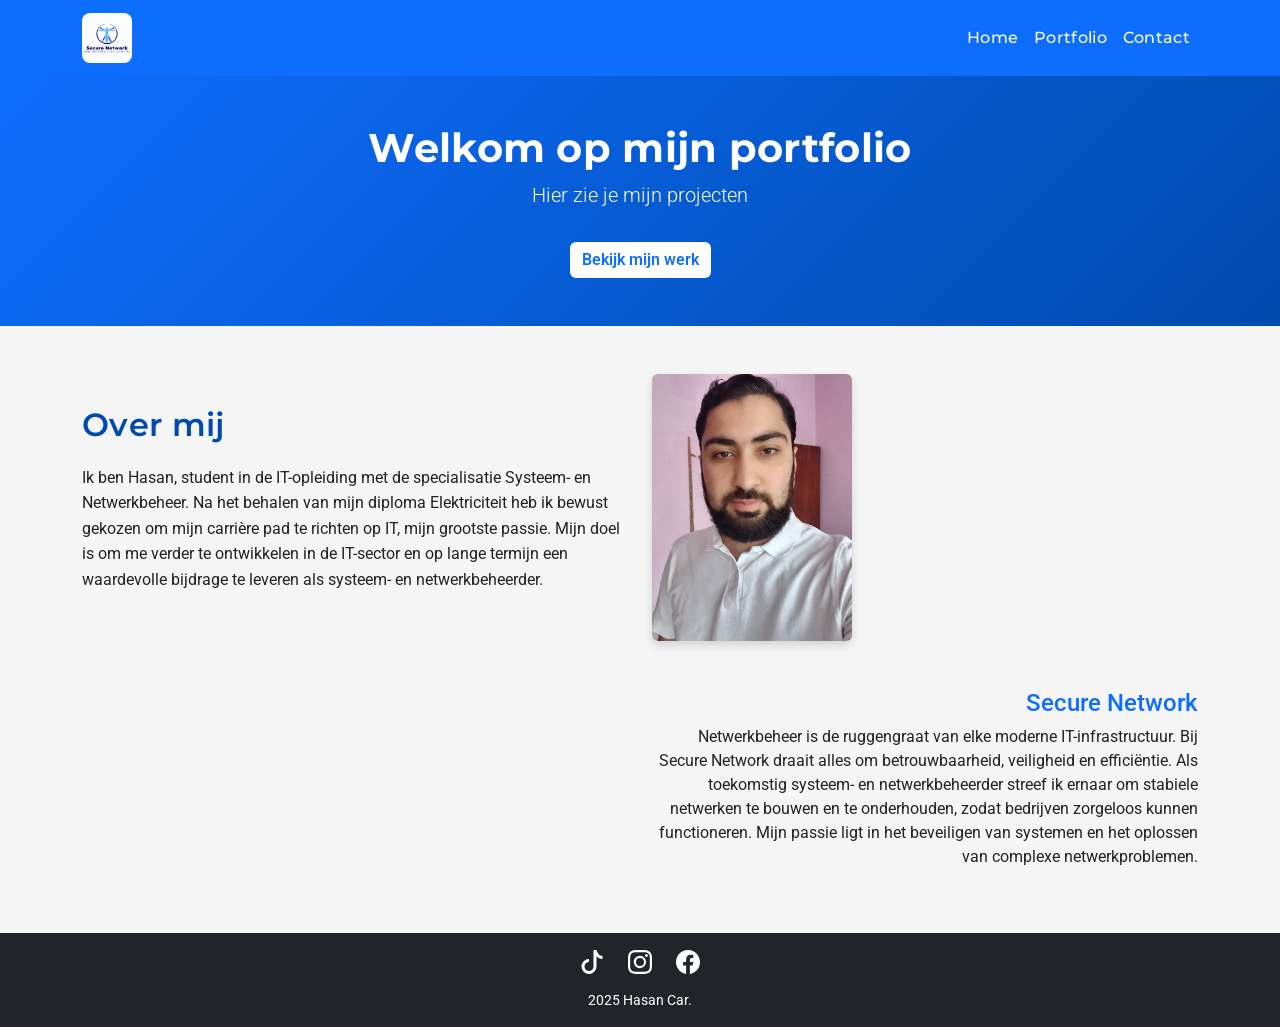
<file: index.html>
<!DOCTYPE html>
<html lang="nl-BE">
  <head>
    <meta charset="UTF-8" />
    <meta name="viewport" content="width=device-width, initial-scale=1.0" />
    <title>Home</title>

    <link
      href="https://cdn.jsdelivr.net/npm/bootstrap@5.3.8/dist/css/bootstrap.min.css"
      rel="stylesheet"
    />
    <link
      rel="stylesheet"
      href="https://cdn.jsdelivr.net/npm/bootstrap-icons@1.11.3/font/bootstrap-icons.css"
    />
    <link rel="stylesheet" href="css/style.css" />
    <link rel="stylesheet" href="css/fonts.css">
    <link rel="stylesheet" href="css/reset.css">
  </head>

  <body>
    <nav class="navbar navbar-expand-lg">
      <div class="container">
        <a class="navbar-brand" href="index.html">
          <img src="assets/images/Logo.png" alt="Logo" />
        </a>

        <button
          class="navbar-toggler"
          type="button"
          data-bs-toggle="collapse"
          data-bs-target="#navbarNav"
          aria-controls="navbarNav"
          aria-expanded="false"
          aria-label="Toggle navigation"
        >
          <span class="navbar-toggler-icon"></span>
        </button>

        <div class="collapse navbar-collapse" id="navbarNav">
          <ul class="navbar-nav ms-auto">
            <li class="nav-item">
              <a class="nav-link" href="index.html">Home</a>
            </li>
            <li class="nav-item">
              <a class="nav-link" href="portfolio.html">Portfolio</a>
            </li>
            <li class="nav-item">
              <a class="nav-link" href="contact.html">Contact</a>
            </li>
          </ul>
        </div>
      </div>
    </nav>

    <header class="text-center py-5">
      <h1>Welkom op mijn portfolio</h1>
      <p class="lead">Hier zie je mijn projecten</p>
      <a href="portfolio.html" class="btn btn-primary mt-3">Bekijk mijn werk</a>
    </header>

    <main class="container my-5">
      <section class="row align-items-center">
        <article class="col-md-6">
          <h2>Over mij</h2>
          <p>
            Ik ben Hasan, student in de IT-opleiding met de specialisatie Systeem- en Netwerkbeheer.
            Na het behalen van mijn diploma Elektriciteit heb ik bewust gekozen om mijn carrière pad
            te richten op IT, mijn grootste passie.
            Mijn doel is om me verder te ontwikkelen in de IT-sector en op lange termijn
            een waardevolle bijdrage te leveren als systeem- en netwerkbeheerder.
          </p>
        </article>
        <aside class="col-md-6 text-center">
          <img
            src="assets/images/Hasan Car 1SNB_1Db1.jpg"
            alt="Profielfoto"
            class="img-fluid rounded"
            width="200"
          />
        </aside>
      </section>
    </main>

    <aside class="container mb-5">
      <div class="row justify-content-end">
        <div class="col-md-6 text-end">
          <h4 class="text-primary">Secure Network</h4>
          <p>
            Netwerkbeheer is de ruggengraat van elke moderne IT-infrastructuur. Bij Secure Network draait alles
            om betrouwbaarheid, veiligheid en efficiëntie. Als toekomstig systeem- en netwerkbeheerder streef ik ernaar
            om stabiele netwerken te bouwen en te onderhouden, zodat bedrijven zorgeloos kunnen functioneren.
            Mijn passie ligt in het beveiligen van systemen en het oplossen van complexe netwerkproblemen.
          </p>
        </div>
      </div>
    </aside>
    
<footer class="bg-dark text-center py-3">
  <div class="container">
    <div class="d-flex justify-content-center gap-4">
      <a href="https://www.tiktok.com/@HasanCar" target="_blank" class="text-white">
        <svg xmlns="http://www.w3.org/2000/svg" width="24" height="24"
             fill="currentColor" class="bi bi-tiktok" viewBox="0 0 16 16">
          <path d="M9 0h1.98c.144.715.54 1.617 1.235 2.512C12.895 3.389 
                   13.797 4 15 4v2c-1.753 0-3.07-.814-4-1.829V11a5 5 0 1 
                   1-5-5v2a3 3 0 1 0 3 3z"/>
        </svg>
      </a>

      <a href="https://instagram.com/HasanCar" target="_blank" class="text-white">
        <svg xmlns="http://www.w3.org/2000/svg" width="24" height="24"
             fill="currentColor" class="bi bi-instagram" viewBox="0 0 16 16">
          <path d="M8 0C5.829 0 5.556.01 4.703.048 3.85.088 3.269.222 2.76.42a3.9 
                   3.9 0 0 0-1.417.923A3.9 3.9 0 0 0 .42 2.76C.222 3.268.087 
                   3.85.048 4.7.01 5.555 0 5.827 0 8.001c0 2.172.01 2.444.048 
                   3.297.04.852.174 1.433.372 1.942.205.526.478.972.923 
                   1.417.444.445.89.719 1.416.923.51.198 1.09.333 1.942.372C5.555 
                   15.99 5.827 16 8 16s2.444-.01 3.298-.048c.851-.04 1.434-.174 
                   1.943-.372a3.9 3.9 0 0 0 1.416-.923c.445-.445.718-.891.923-1.417.197-.509.332-1.09.372-1.942C15.99 
                   10.445 16 10.173 16 8s-.01-2.445-.048-3.299c-.04-.851-.175-1.433-.372-1.941a3.9 
                   3.9 0 0 0-.923-1.417A3.9 3.9 0 0 0 13.24.42c-.51-.198-1.092-.333-1.943-.372C10.443.01 
                   10.172 0 7.998 0zm-.717 1.442h.718c2.136 0 2.389.007 
                   3.232.046.78.035 1.204.166 1.486.275.373.145.64.319.92.599s.453.546.598.92c.11.281.24.705.275 
                   1.485.039.843.047 1.096.047 3.231s-.008 2.389-.047 
                   3.232c-.035.78-.166 1.203-.275 1.485a2.5 2.5 0 0 
                   1-.599.919c-.28.28-.546.453-.92.598-.28.11-.704.24-1.485.276-.843.038-1.096.047-3.232.047s-2.39-.009-3.233-.047c-.78-.036-1.203-.166-1.485-.276a2.5 
                   2.5 0 0 1-.92-.598 2.5 2.5 0 0 1-.6-.92c-.109-.281-.24-.705-.275-1.485-.038-.843-.046-1.096-.046-3.233s.008-2.388.046-3.231c.036-.78.166-1.204.276-1.486.145-.373.319-.64.599-.92s.546-.453.92-.598c.282-.11.705-.24 
                   1.485-.276.738-.034 1.024-.044 2.515-.045zm4.988 
                   1.328a.96.96 0 1 0 0 1.92.96.96 0 0 0 0-1.92m-4.27 
                   1.122a4.109 4.109 0 1 0 0 8.217 4.109 4.109 0 0 0 
                   0-8.217m0 1.441a2.667 2.667 0 1 1 0 5.334 2.667 2.667 0 0 
                   1 0-5.334"/>
        </svg>
      </a>

      <a href="https://facebook.com/HasanCar" target="_blank" class="text-white">
        <svg xmlns="http://www.w3.org/2000/svg" width="24" height="24"
             fill="currentColor" class="bi bi-facebook" viewBox="0 0 16 16">
          <path d="M16 8.049c0-4.446-3.582-8.05-8-8.05C3.58 
                   0-.002 3.603-.002 8.05c0 4.017 2.926 7.347 
                   6.75 7.951v-5.625h-2.03V8.05H6.75V6.275c0-2.017 
                   1.195-3.131 3.022-3.131.876 0 1.791.157 
                   1.791.157v1.98h-1.009c-.993 0-1.303.621-1.303 
                   1.258v1.51h2.218l-.354 2.326H9.25V16c3.824-.604 
                   6.75-3.934 6.75-7.951"/>
        </svg>
      </a>
    </div>

    <p class="text-white mt-3 mb-0 small">2025 Hasan Car.</p>
  </div>
</footer>


    <script src="https://cdn.jsdelivr.net/npm/bootstrap@5.3.8/dist/js/bootstrap.bundle.min.js"></script>
  </body>
</html>
</file>
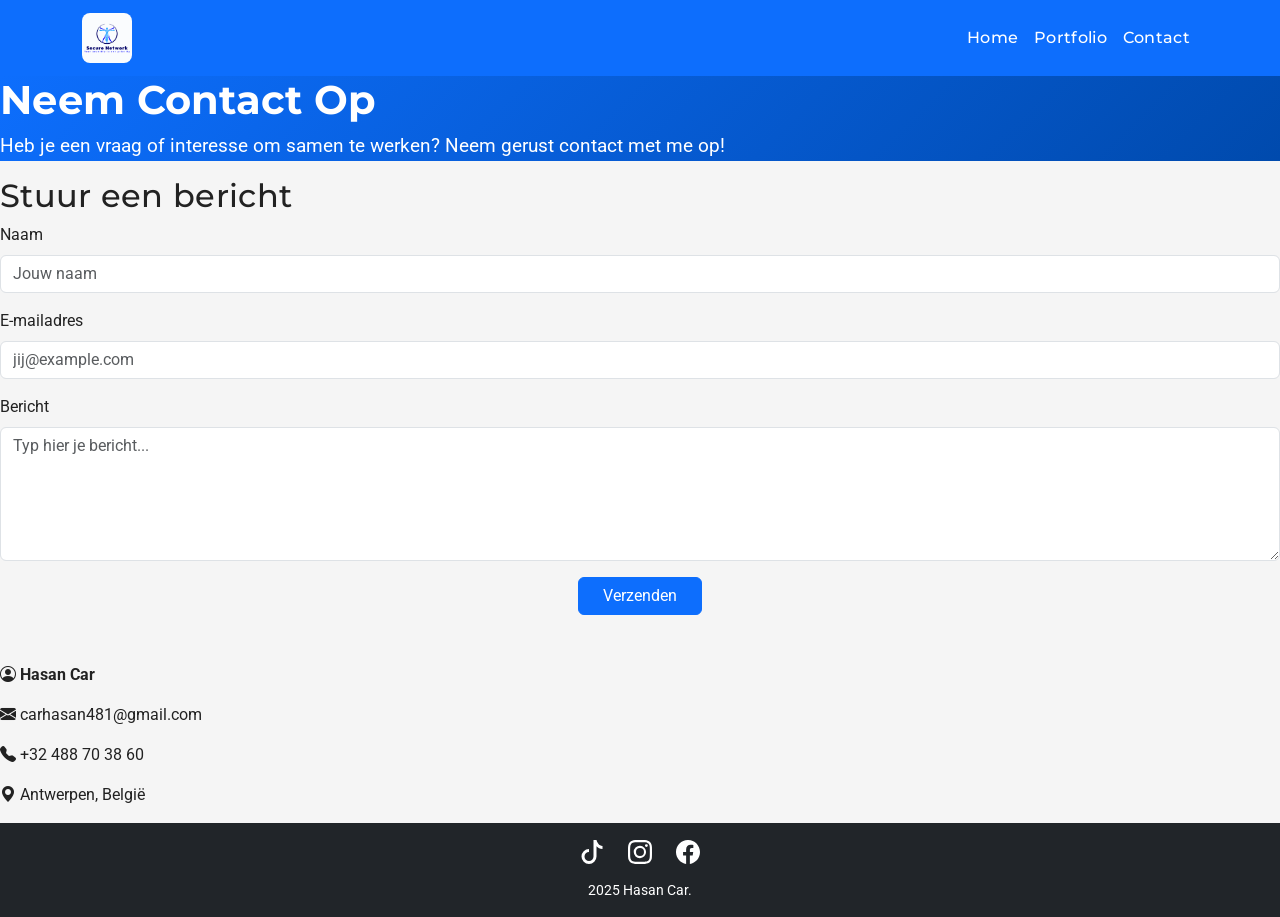
<file: contact.html>
<!DOCTYPE html>
<html lang="nl-BE">
<head>
  <meta charset="UTF-8">
  <meta name="viewport" content="width=device-width, initial-scale=1.0">
  <title>Contact</title>

  <link href="https://cdn.jsdelivr.net/npm/bootstrap@5.3.8/dist/css/bootstrap.min.css" rel="stylesheet">
  <link href="https://cdn.jsdelivr.net/npm/bootstrap-icons@1.11.3/font/bootstrap-icons.css" rel="stylesheet">
  <link rel="stylesheet" href="css/style.css">
  <link rel="stylesheet" href="css/fonts.css">
  <link rel="stylesheet" href="css/reset.css">
</head>
<body>

  <nav class="navbar navbar-expand-lg">
    <div class="container">
      <a class="navbar-brand" href="index.html">
        <img src="assets/images/Logo.png" alt="Logo" height="60">
      </a>
      <button class="navbar-toggler" type="button" data-bs-toggle="collapse" data-bs-target="#navbarNav">
        <span class="navbar-toggler-icon"></span>
      </button>
      <div class="collapse navbar-collapse" id="navbarNav">
        <ul class="navbar-nav ms-auto">
          <li class="nav-item"><a class="nav-link" href="index.html">Home</a></li>
          <li class="nav-item"><a class="nav-link" href="portfolio.html">Portfolio</a></li>
          <li class="nav-item"><a class="nav-link active" href="contact.html">Contact</a></li>
        </ul>
      </div>
    </div>
  </nav>

  <header>
    <h1>Neem Contact Op</h1>
    <p>Heb je een vraag of interesse om samen te werken? Neem gerust contact met me op!</p>
  </header>

  <section class="contact-container">
    <h2>Stuur een bericht</h2>
    <form name="contact" method="POST" data-netlify="true" netlify-recaptcha="true">
      <input type="hidden" name="form-name" value="contact">
      <div class="mb-3">
        <label for="naam" class="form-label">Naam</label>
        <input type="text" class="form-control" id="naam" name="naam" placeholder="Jouw naam" required>
      </div>
      <div class="mb-3">
        <label for="email" class="form-label">E-mailadres</label>
        <input type="email" class="form-control" id="email" name="email" placeholder="jij@example.com" required>
      </div>
      <div class="mb-3">
        <label for="bericht" class="form-label">Bericht</label>
        <textarea class="form-control" id="bericht" name="bericht" rows="5" placeholder="Typ hier je bericht..." required></textarea>
      </div>

      <div data-netlify-recaptcha="true"></div>

      <div class="text-center">
        <button type="submit" class="btn btn-primary px-4">Verzenden</button>
      </div>
    </form>

    <div class="contact-info mt-5">
      <p><i class="bi bi-person-circle"></i> <strong>Hasan Car</strong></p>
      <p><i class="bi bi-envelope-fill"></i> <a href="mailto:carhasan481@gmail.com">carhasan481@gmail.com</a></p>
      <p><i class="bi bi-telephone-fill"></i> +32 488 70 38 60</p>
      <p><i class="bi bi-geo-alt-fill"></i> Antwerpen, België</p>
    </div>
  </section>
  <footer class="bg-dark text-center py-3">
  <div class="container">
    <div class="d-flex justify-content-center gap-4">
      <a href="https://www.tiktok.com/@HasanCar" target="_blank" class="text-white">
        <svg xmlns="http://www.w3.org/2000/svg" width="24" height="24"
             fill="currentColor" class="bi bi-tiktok" viewBox="0 0 16 16">
          <path d="M9 0h1.98c.144.715.54 1.617 1.235 2.512C12.895 3.389 
                   13.797 4 15 4v2c-1.753 0-3.07-.814-4-1.829V11a5 5 0 1 
                   1-5-5v2a3 3 0 1 0 3 3z"/>
        </svg>
      </a>

      <a href="https://instagram.com/HasanCar" target="_blank" class="text-white">
        <svg xmlns="http://www.w3.org/2000/svg" width="24" height="24"
             fill="currentColor" class="bi bi-instagram" viewBox="0 0 16 16">
          <path d="M8 0C5.829 0 5.556.01 4.703.048 3.85.088 3.269.222 2.76.42a3.9 
                   3.9 0 0 0-1.417.923A3.9 3.9 0 0 0 .42 2.76C.222 3.268.087 
                   3.85.048 4.7.01 5.555 0 5.827 0 8.001c0 2.172.01 2.444.048 
                   3.297.04.852.174 1.433.372 1.942.205.526.478.972.923 
                   1.417.444.445.89.719 1.416.923.51.198 1.09.333 1.942.372C5.555 
                   15.99 5.827 16 8 16s2.444-.01 3.298-.048c.851-.04 1.434-.174 
                   1.943-.372a3.9 3.9 0 0 0 1.416-.923c.445-.445.718-.891.923-1.417.197-.509.332-1.09.372-1.942C15.99 
                   10.445 16 10.173 16 8s-.01-2.445-.048-3.299c-.04-.851-.175-1.433-.372-1.941a3.9 
                   3.9 0 0 0-.923-1.417A3.9 3.9 0 0 0 13.24.42c-.51-.198-1.092-.333-1.943-.372C10.443.01 
                   10.172 0 7.998 0zm-.717 1.442h.718c2.136 0 2.389.007 
                   3.232.046.78.035 1.204.166 1.486.275.373.145.64.319.92.599s.453.546.598.92c.11.281.24.705.275 
                   1.485.039.843.047 1.096.047 3.231s-.008 2.389-.047 
                   3.232c-.035.78-.166 1.203-.275 1.485a2.5 2.5 0 0 
                   1-.599.919c-.28.28-.546.453-.92.598-.28.11-.704.24-1.485.276-.843.038-1.096.047-3.232.047s-2.39-.009-3.233-.047c-.78-.036-1.203-.166-1.485-.276a2.5 
                   2.5 0 0 1-.92-.598 2.5 2.5 0 0 1-.6-.92c-.109-.281-.24-.705-.275-1.485-.038-.843-.046-1.096-.046-3.233s.008-2.388.046-3.231c.036-.78.166-1.204.276-1.486.145-.373.319-.64.599-.92s.546-.453.92-.598c.282-.11.705-.24 
                   1.485-.276.738-.034 1.024-.044 2.515-.045zm4.988 
                   1.328a.96.96 0 1 0 0 1.92.96.96 0 0 0 0-1.92m-4.27 
                   1.122a4.109 4.109 0 1 0 0 8.217 4.109 4.109 0 0 0 
                   0-8.217m0 1.441a2.667 2.667 0 1 1 0 5.334 2.667 2.667 0 0 
                   1 0-5.334"/>
        </svg>
      </a>

      <a href="https://facebook.com/HasanCar" target="_blank" class="text-white">
        <svg xmlns="http://www.w3.org/2000/svg" width="24" height="24"
             fill="currentColor" class="bi bi-facebook" viewBox="0 0 16 16">
          <path d="M16 8.049c0-4.446-3.582-8.05-8-8.05C3.58 
                   0-.002 3.603-.002 8.05c0 4.017 2.926 7.347 
                   6.75 7.951v-5.625h-2.03V8.05H6.75V6.275c0-2.017 
                   1.195-3.131 3.022-3.131.876 0 1.791.157 
                   1.791.157v1.98h-1.009c-.993 0-1.303.621-1.303 
                   1.258v1.51h2.218l-.354 2.326H9.25V16c3.824-.604 
                   6.75-3.934 6.75-7.951"/>
        </svg>
      </a>
    </div>

    <p class="text-white mt-3 mb-0 small">2025 Hasan Car.</p>
  </div>
</footer>

  <script src="https://cdn.jsdelivr.net/npm/bootstrap@5.3.8/dist/js/bootstrap.bundle.min.js"></script>
</body>
</html>
</file>
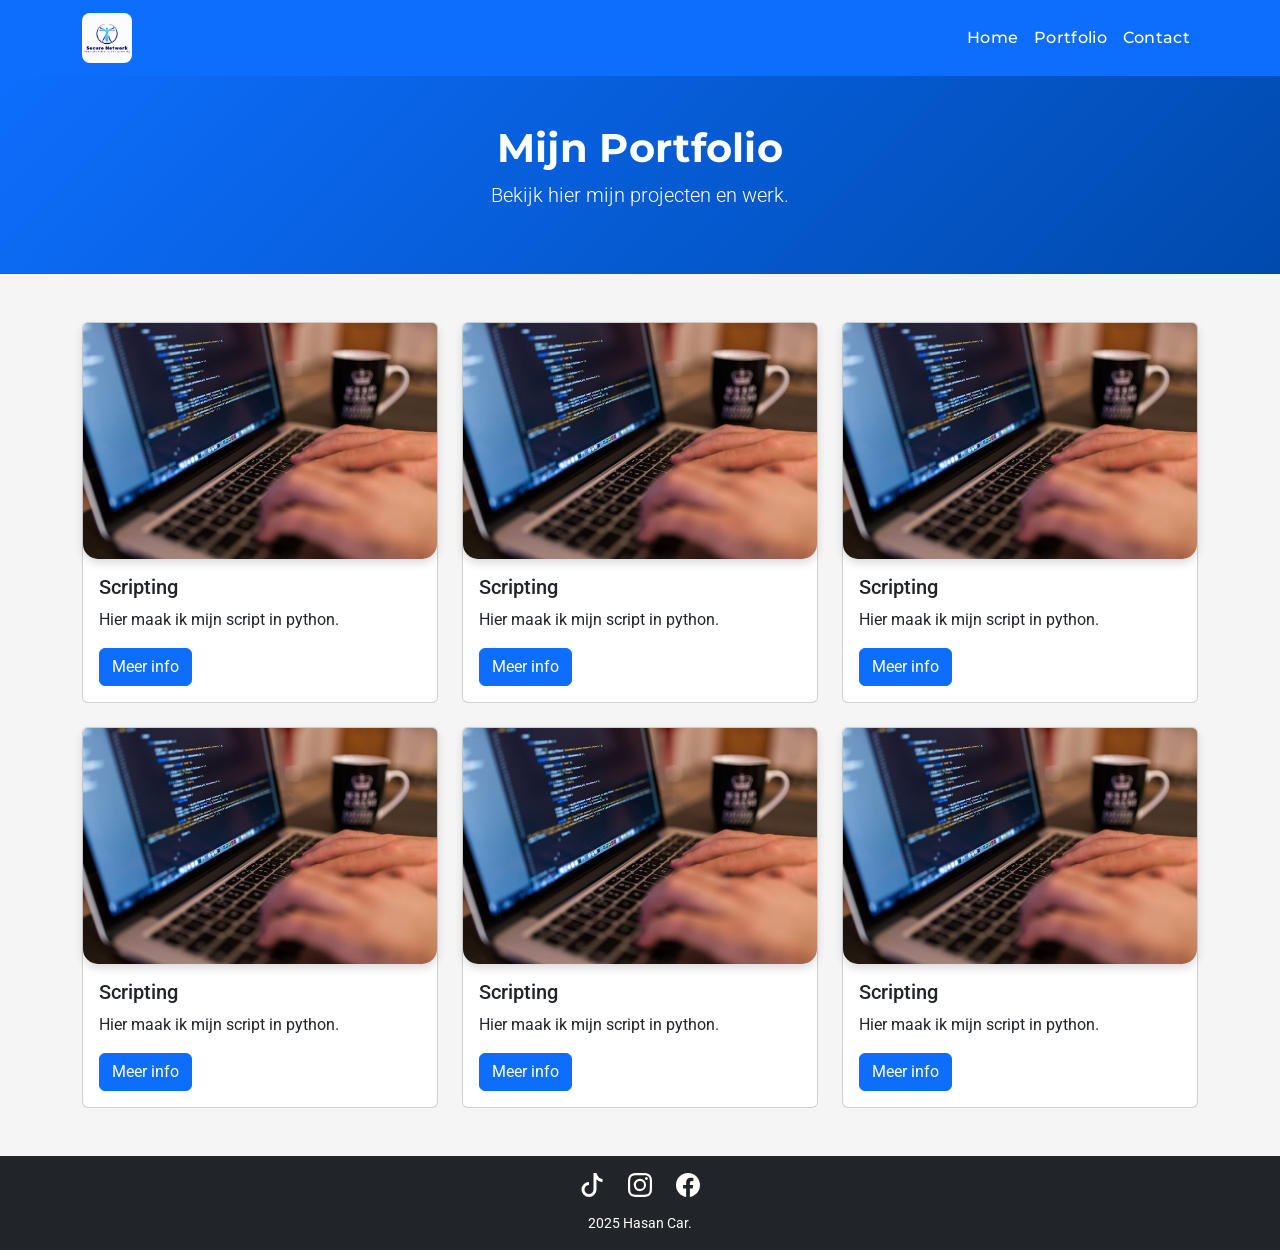
<file: Portfolio.html>
<!DOCTYPE html>
<html lang="nl">
  <head>
    <meta charset="UTF-8" />
    <meta name="viewport" content="width=device-width, initial-scale=1.0" />
    <title>Portfolio</title>

    <link
      href="https://cdn.jsdelivr.net/npm/bootstrap@5.3.8/dist/css/bootstrap.min.css"
      rel="stylesheet"
    />
    <link
      href="https://cdn.jsdelivr.net/npm/bootstrap-icons@1.11.3/font/bootstrap-icons.css"
      rel="stylesheet"
    />

    <link rel="stylesheet" href="css/style.css" />
    <link rel="stylesheet" href="css/fonts.css">
    <link rel="stylesheet" href="css/reset.css">
  </head>
  <body>
    <nav
      class="navbar navbar-expand-lg"
      style="background-color: #0d6efd"
    >
      <div class="container">
        <a class="navbar-brand" href="index.html">
          <img src="assets/images/Logo.png" alt="Logo" height="80" />
        </a>
        <button
          class="navbar-toggler"
          type="button"
          data-bs-toggle="collapse"
          data-bs-target="#navbarNav"
        >
          <span class="navbar-toggler-icon"></span>
        </button>

        <div class="collapse navbar-collapse" id="navbarNav">
          <ul class="navbar-nav ms-auto">
            <li class="nav-item">
              <a class="nav-link" href="index.html">Home</a>
            </li>
            <li class="nav-item">
              <a class="nav-link active" href="portfolio.html">Portfolio</a>
            </li>
            <li class="nav-item">
              <a class="nav-link" href="contact.html">Contact</a>
            </li>
          </ul>
        </div>
      </div>
    </nav>

    <header class="text-center py-5" style="background-color: #200984">
      <h1>Mijn Portfolio</h1>
      <p class="lead">Bekijk hier mijn projecten en werk.</p>
    </header>

    <main class="container my-5">
      <div class="row g-4">
        <div class="col-md-4">
          <div class="card h-100">
            <img
              src="assets/images/Sfeerbeeld1.jpeg"
              class="card-img-top"
              alt="Scripting"
            />
            <div class="card-body">
              <h5 class="card-title">Scripting</h5>
              <p class="card-text">
                Hier maak ik mijn script in python.
              </p>
              <a href="project.html" class="btn btn-primary"
                >Meer info</a
              >
            </div>
          </div>
        </div>

        <div class="col-md-4">
          <div class="card h-100">
            <img
              src="assets/images/Sfeerbeeld1.jpeg"
              class="card-img-top"
              alt="Scripting"
            />
            <div class="card-body">
              <h5 class="card-title">Scripting</h5>
              <p class="card-text">
                Hier maak ik mijn script in python.

              </p>
              <a href="project.html" class="btn btn-primary">Meer info</a>
            </div>
          </div>
        </div>

        <div class="col-md-4">
          <div class="card h-100">
            <img
              src="assets/images/Sfeerbeeld1.jpeg"
              class="card-img-top"
              alt="Scripting"
            />
            <div class="card-body">
              <h5 class="card-title">Scripting</h5>
              <p class="card-text">
                Hier maak ik mijn script in python.

              </p>
              <a href="project.html" class="btn btn-primary">Meer info</a>
            </div>
          </div>
        </div>

        <div class="col-md-4">
          <div class="card h-100">
            <img
              src="assets/images/Sfeerbeeld1.jpeg"
              class="card-img-top"
              alt="Scripting"
            />
            <div class="card-body">
              <h5 class="card-title">Scripting</h5>
              <p class="card-text">
                Hier maak ik mijn script in python.

              </p>
              <a href="project.html" class="btn btn-primary">Meer info</a>
            </div>
          </div>
        </div>

        <div class="col-md-4">
          <div class="card h-100">
            <img
              src="assets/images/Sfeerbeeld1.jpeg"
              class="card-img-top"
              alt="Scripting"
            />
            <div class="card-body">
              <h5 class="card-title">Scripting</h5>
              <p class="card-text">
                Hier maak ik mijn script in python.

              </p>
              <a href="project.html" class="btn btn-primary"
                >Meer info</a
              >
            </div>
          </div>
        </div>

        <div class="col-md-4">
          <div class="card h-100">
            <img
              src="assets/images/Sfeerbeeld1.jpeg"
              class="card-img-top"
              alt="Scripting"
            />
            <div class="card-body">
              <h5 class="card-title">Scripting</h5>
              <p class="card-text">
                Hier maak ik mijn script in python.

              </p>
              <a href="project.html" class="btn btn-primary">Meer info</a>
            </div>
          </div>
        </div>
      </div>
    </main>

<footer class="bg-dark text-center py-3">
  <div class="container">
    <div class="d-flex justify-content-center gap-4">
      <a href="https://www.tiktok.com/@HasanCar" target="_blank" class="text-white">
        <svg xmlns="http://www.w3.org/2000/svg" width="24" height="24"
             fill="currentColor" class="bi bi-tiktok" viewBox="0 0 16 16">
          <path d="M9 0h1.98c.144.715.54 1.617 1.235 2.512C12.895 3.389 
                   13.797 4 15 4v2c-1.753 0-3.07-.814-4-1.829V11a5 5 0 1 
                   1-5-5v2a3 3 0 1 0 3 3z"/>
        </svg>
      </a>

      <a href="https://instagram.com/HasanCar" target="_blank" class="text-white">
        <svg xmlns="http://www.w3.org/2000/svg" width="24" height="24"
             fill="currentColor" class="bi bi-instagram" viewBox="0 0 16 16">
          <path d="M8 0C5.829 0 5.556.01 4.703.048 3.85.088 3.269.222 2.76.42a3.9 
                   3.9 0 0 0-1.417.923A3.9 3.9 0 0 0 .42 2.76C.222 3.268.087 
                   3.85.048 4.7.01 5.555 0 5.827 0 8.001c0 2.172.01 2.444.048 
                   3.297.04.852.174 1.433.372 1.942.205.526.478.972.923 
                   1.417.444.445.89.719 1.416.923.51.198 1.09.333 1.942.372C5.555 
                   15.99 5.827 16 8 16s2.444-.01 3.298-.048c.851-.04 1.434-.174 
                   1.943-.372a3.9 3.9 0 0 0 1.416-.923c.445-.445.718-.891.923-1.417.197-.509.332-1.09.372-1.942C15.99 
                   10.445 16 10.173 16 8s-.01-2.445-.048-3.299c-.04-.851-.175-1.433-.372-1.941a3.9 
                   3.9 0 0 0-.923-1.417A3.9 3.9 0 0 0 13.24.42c-.51-.198-1.092-.333-1.943-.372C10.443.01 
                   10.172 0 7.998 0zm-.717 1.442h.718c2.136 0 2.389.007 
                   3.232.046.78.035 1.204.166 1.486.275.373.145.64.319.92.599s.453.546.598.92c.11.281.24.705.275 
                   1.485.039.843.047 1.096.047 3.231s-.008 2.389-.047 
                   3.232c-.035.78-.166 1.203-.275 1.485a2.5 2.5 0 0 
                   1-.599.919c-.28.28-.546.453-.92.598-.28.11-.704.24-1.485.276-.843.038-1.096.047-3.232.047s-2.39-.009-3.233-.047c-.78-.036-1.203-.166-1.485-.276a2.5 
                   2.5 0 0 1-.92-.598 2.5 2.5 0 0 1-.6-.92c-.109-.281-.24-.705-.275-1.485-.038-.843-.046-1.096-.046-3.233s.008-2.388.046-3.231c.036-.78.166-1.204.276-1.486.145-.373.319-.64.599-.92s.546-.453.92-.598c.282-.11.705-.24 
                   1.485-.276.738-.034 1.024-.044 2.515-.045zm4.988 
                   1.328a.96.96 0 1 0 0 1.92.96.96 0 0 0 0-1.92m-4.27 
                   1.122a4.109 4.109 0 1 0 0 8.217 4.109 4.109 0 0 0 
                   0-8.217m0 1.441a2.667 2.667 0 1 1 0 5.334 2.667 2.667 0 0 
                   1 0-5.334"/>
        </svg>
      </a>

      <a href="https://facebook.com/HasanCar" target="_blank" class="text-white">
        <svg xmlns="http://www.w3.org/2000/svg" width="24" height="24"
             fill="currentColor" class="bi bi-facebook" viewBox="0 0 16 16">
          <path d="M16 8.049c0-4.446-3.582-8.05-8-8.05C3.58 
                   0-.002 3.603-.002 8.05c0 4.017 2.926 7.347 
                   6.75 7.951v-5.625h-2.03V8.05H6.75V6.275c0-2.017 
                   1.195-3.131 3.022-3.131.876 0 1.791.157 
                   1.791.157v1.98h-1.009c-.993 0-1.303.621-1.303 
                   1.258v1.51h2.218l-.354 2.326H9.25V16c3.824-.604 
                   6.75-3.934 6.75-7.951"/>
        </svg>
      </a>
    </div>

    <p class="text-white mt-3 mb-0 small">2025 Hasan Car.</p>
  </div>
</footer>

    <script src="https://cdn.jsdelivr.net/npm/bootstrap@5.3.8/dist/js/bootstrap.bundle.min.js"></script>
  </body>
</html>
</file>
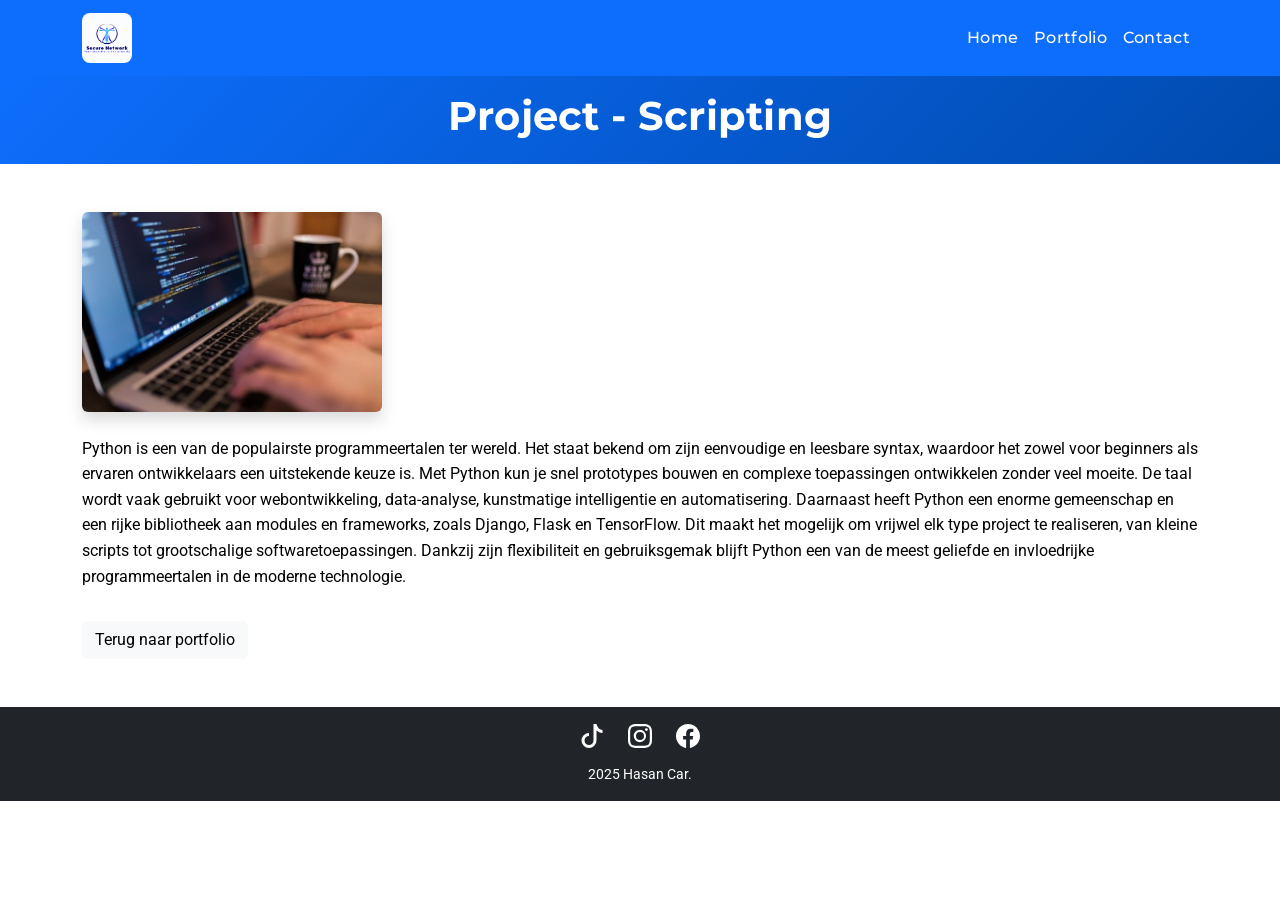
<file: project.html>
<!DOCTYPE html>
<html lang="nl">
  <head>
    <meta charset="UTF-8" />
    <meta name="viewport" content="width=device-width, initial-scale=1.0" />
    <title>Project</title>

    <link
      href="https://cdn.jsdelivr.net/npm/bootstrap@5.3.8/dist/css/bootstrap.min.css"
      rel="stylesheet"
    />
    <link rel="stylesheet" href="css/style.css" />
    <link rel="stylesheet" href="css/fonts.css">
    <link rel="stylesheet" href="css/reset.css">
  </head>

  <body style="background-color: white; color: black">
    <nav class="navbar navbar-expand-lg">
    <div class="container">
      <a class="navbar-brand" href="index.html">
        <img src="assets/images/Logo.png" alt="Logo" height="60">
      </a>
      <button class="navbar-toggler" type="button" data-bs-toggle="collapse" data-bs-target="#navbarNav">
        <span class="navbar-toggler-icon"></span>
      </button>
      <div class="collapse navbar-collapse" id="navbarNav">
        <ul class="navbar-nav ms-auto">
          <li class="nav-item"><a class="nav-link" href="index.html">Home</a></li>
          <li class="nav-item"><a class="nav-link" href="portfolio.html">Portfolio</a></li>
          <li class="nav-item"><a class="nav-link active" href="contact.html">Contact</a></li>
        </ul>
      </div>
    </div>
  </nav>
    <header class="p-3 text-center">
      <h1>Project - Scripting</h1>
    </header>

    <main class="container my-5">
      <img
        src="assets/images/Sfeerbeeld1.jpeg"
        class="img-fluid rounded mb-4 shadow"
        alt="Scripting"
        sizes="300"
        width="300"
      />

      <p>
        Python is een van de populairste programmeertalen ter wereld. Het staat bekend om 
        zijn eenvoudige en leesbare syntax, waardoor het zowel voor beginners als ervaren 
        ontwikkelaars een uitstekende keuze is. Met Python kun je snel prototypes bouwen en 
        complexe toepassingen ontwikkelen zonder veel moeite. De taal wordt vaak gebruikt voor
        webontwikkeling, data-analyse, kunstmatige intelligentie en automatisering.

        Daarnaast heeft Python een enorme gemeenschap en een rijke bibliotheek aan modules 
        en frameworks, zoals Django, Flask en TensorFlow. Dit maakt het mogelijk om vrijwel
        elk type project te realiseren, van kleine scripts tot grootschalige softwaretoepassingen.
        Dankzij zijn flexibiliteit en gebruiksgemak blijft Python een van de meest geliefde en 
        invloedrijke programmeertalen in de moderne technologie.
      </p>

      <a href="portfolio.html" class="btn btn-light mt-3"
        >Terug naar portfolio</a
      >
    </main>

    <footer class="bg-dark text-center py-3">
  <div class="container">
    <div class="d-flex justify-content-center gap-4">
      <a href="https://www.tiktok.com/@HasanCar" target="_blank" class="text-white">
        <svg xmlns="http://www.w3.org/2000/svg" width="24" height="24"
             fill="currentColor" class="bi bi-tiktok" viewBox="0 0 16 16">
          <path d="M9 0h1.98c.144.715.54 1.617 1.235 2.512C12.895 3.389 
                   13.797 4 15 4v2c-1.753 0-3.07-.814-4-1.829V11a5 5 0 1 
                   1-5-5v2a3 3 0 1 0 3 3z"/>
        </svg>
      </a>

      <a href="https://instagram.com/HasanCar" target="_blank" class="text-white">
        <svg xmlns="http://www.w3.org/2000/svg" width="24" height="24"
             fill="currentColor" class="bi bi-instagram" viewBox="0 0 16 16">
          <path d="M8 0C5.829 0 5.556.01 4.703.048 3.85.088 3.269.222 2.76.42a3.9 
                   3.9 0 0 0-1.417.923A3.9 3.9 0 0 0 .42 2.76C.222 3.268.087 
                   3.85.048 4.7.01 5.555 0 5.827 0 8.001c0 2.172.01 2.444.048 
                   3.297.04.852.174 1.433.372 1.942.205.526.478.972.923 
                   1.417.444.445.89.719 1.416.923.51.198 1.09.333 1.942.372C5.555 
                   15.99 5.827 16 8 16s2.444-.01 3.298-.048c.851-.04 1.434-.174 
                   1.943-.372a3.9 3.9 0 0 0 1.416-.923c.445-.445.718-.891.923-1.417.197-.509.332-1.09.372-1.942C15.99 
                   10.445 16 10.173 16 8s-.01-2.445-.048-3.299c-.04-.851-.175-1.433-.372-1.941a3.9 
                   3.9 0 0 0-.923-1.417A3.9 3.9 0 0 0 13.24.42c-.51-.198-1.092-.333-1.943-.372C10.443.01 
                   10.172 0 7.998 0zm-.717 1.442h.718c2.136 0 2.389.007 
                   3.232.046.78.035 1.204.166 1.486.275.373.145.64.319.92.599s.453.546.598.92c.11.281.24.705.275 
                   1.485.039.843.047 1.096.047 3.231s-.008 2.389-.047 
                   3.232c-.035.78-.166 1.203-.275 1.485a2.5 2.5 0 0 
                   1-.599.919c-.28.28-.546.453-.92.598-.28.11-.704.24-1.485.276-.843.038-1.096.047-3.232.047s-2.39-.009-3.233-.047c-.78-.036-1.203-.166-1.485-.276a2.5 
                   2.5 0 0 1-.92-.598 2.5 2.5 0 0 1-.6-.92c-.109-.281-.24-.705-.275-1.485-.038-.843-.046-1.096-.046-3.233s.008-2.388.046-3.231c.036-.78.166-1.204.276-1.486.145-.373.319-.64.599-.92s.546-.453.92-.598c.282-.11.705-.24 
                   1.485-.276.738-.034 1.024-.044 2.515-.045zm4.988 
                   1.328a.96.96 0 1 0 0 1.92.96.96 0 0 0 0-1.92m-4.27 
                   1.122a4.109 4.109 0 1 0 0 8.217 4.109 4.109 0 0 0 
                   0-8.217m0 1.441a2.667 2.667 0 1 1 0 5.334 2.667 2.667 0 0 
                   1 0-5.334"/>
        </svg>
      </a>

      <a href="https://facebook.com/HasanCar" target="_blank" class="text-white">
        <svg xmlns="http://www.w3.org/2000/svg" width="24" height="24"
             fill="currentColor" class="bi bi-facebook" viewBox="0 0 16 16">
          <path d="M16 8.049c0-4.446-3.582-8.05-8-8.05C3.58 
                   0-.002 3.603-.002 8.05c0 4.017 2.926 7.347 
                   6.75 7.951v-5.625h-2.03V8.05H6.75V6.275c0-2.017 
                   1.195-3.131 3.022-3.131.876 0 1.791.157 
                   1.791.157v1.98h-1.009c-.993 0-1.303.621-1.303 
                   1.258v1.51h2.218l-.354 2.326H9.25V16c3.824-.604 
                   6.75-3.934 6.75-7.951"/>
        </svg>
      </a>
    </div>

    <p class="text-white mt-3 mb-0 small">2025 Hasan Car.</p>
  </div>
</footer>
<script src="https://cdn.jsdelivr.net/npm/bootstrap@5.3.8/dist/js/bootstrap.bundle.min.js"></script>

  </body>
</html>
</file>
<file: css/style.css>
body {
  font-family: "Poppins", Arial, sans-serif;
  background-color: #f8f9fa;
  color: #212529;
  margin: 0;
  padding: 0;
}

.navbar {
  background-color: #0d6efd; 
}

.navbar-brand img {
  height: 50px;
  border-radius: 8px;
}

.nav-link {
  color: #fff !important;
  font-weight: 500;
  transition: color 0.3s ease;
}

.nav-link:hover {
  color: #dbeafe !important;
}

header {
  background: linear-gradient(135deg, #0d6efd, #004aad);
  color: white;
}

header h1 {
  font-size: 2.5rem;
  font-weight: 700;
}

header p {
  font-size: 1.2rem;
}

header .btn-primary {
  background-color: #fff;
  color: #0d6efd;
  border: none;
  font-weight: 600;
  transition: all 0.3s ease;
}

header .btn-primary:hover {
  background-color: #dbeafe;
  color: #004aad;
}

main h2 {
  font-weight: 600;
  color: #004aad;
  margin-bottom: 20px;
}

main p {
  line-height: 1.6;
  font-size: 1rem;
}

main img {
  border-radius: 15px;
  box-shadow: 0 4px 10px rgba(0, 0, 0, 0.15);
  max-width: 100%;
}

footer {
  background-color: #0d6efd;
  color: white;
  text-align: center;
  padding: 20px 0;
}

footer p {
  margin: 0;
  font-size: 0.9rem;
}

.social-icons a {
  font-size: 1.4rem;
  transition: color 0.3s ease;
}

.social-icons a:hover {
  color: #dbeafe;
}

@media (max-width: 768px) {
  header h1 {
    font-size: 2rem;
  }

  header p {
    font-size: 1rem;
  }

  main section {
    text-align: center;
  }
}
footer a svg {
  transition: transform 0.3s ease, color 0.3s ease;
}

footer a:hover svg {
  transform: scale(1.2);
  color: #0dcaf0; /
}
</file>
<file: css/fonts.css>
@import url('https://fonts.googleapis.com/css2?family=Roboto:wght@400;700&family=Montserrat:wght@500&display=swap');

body {
  font-family: 'Roboto', sans-serif;
}

h1, h2, h3, nav a {
  font-family: 'Montserrat', sans-serif;
  letter-spacing: 0.3px;
}
</file>
